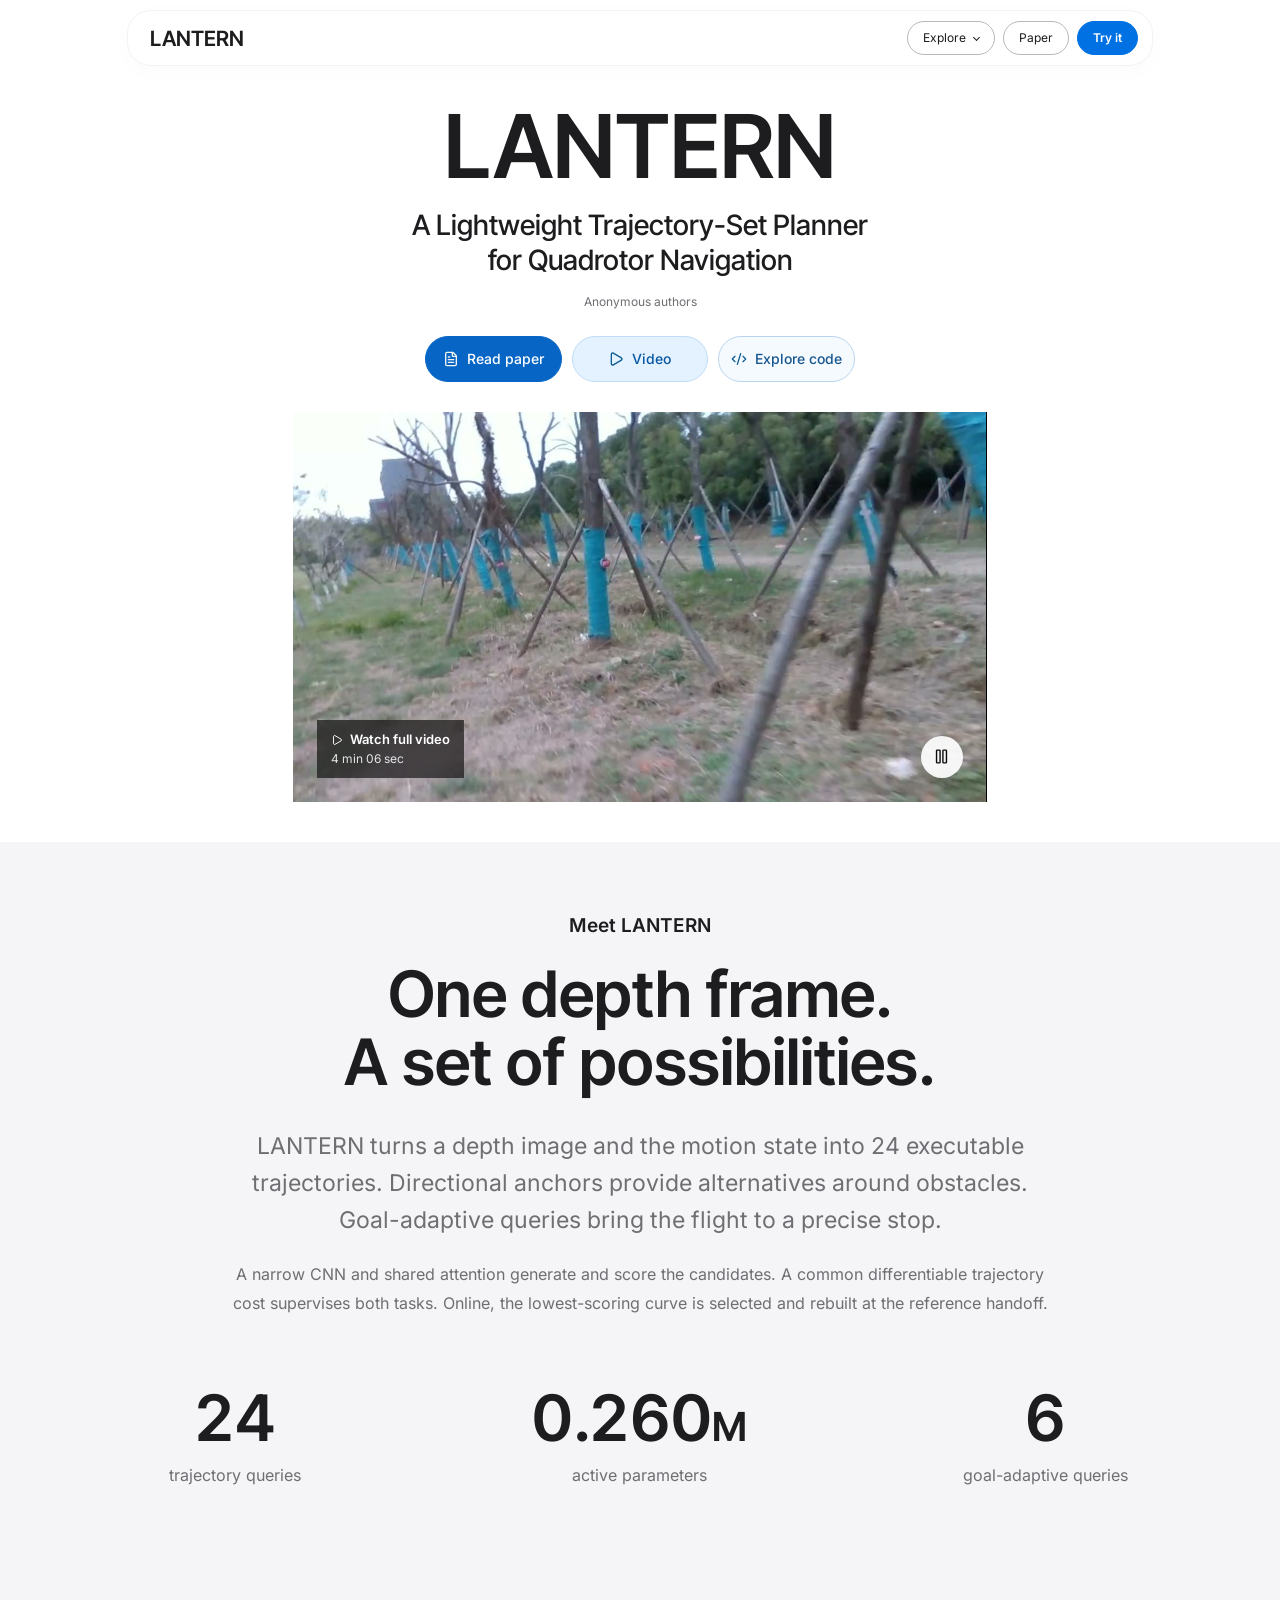
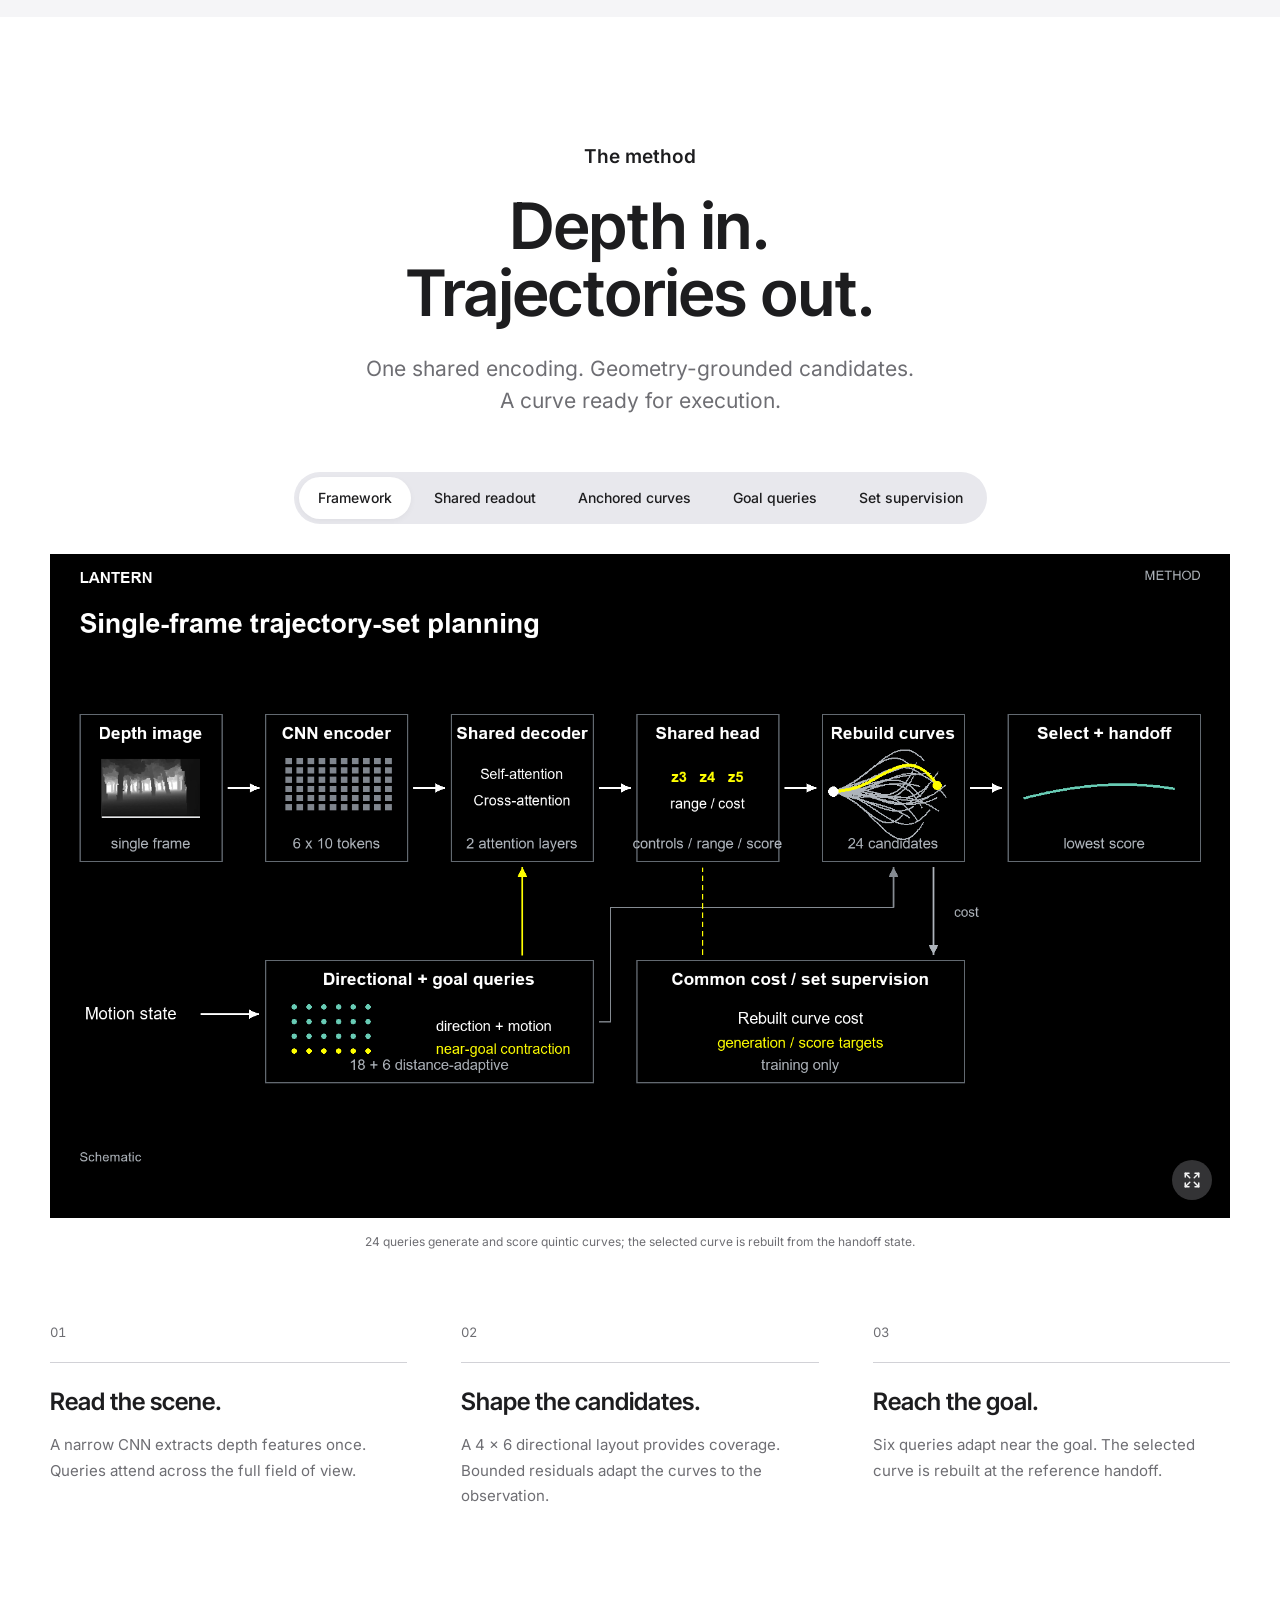
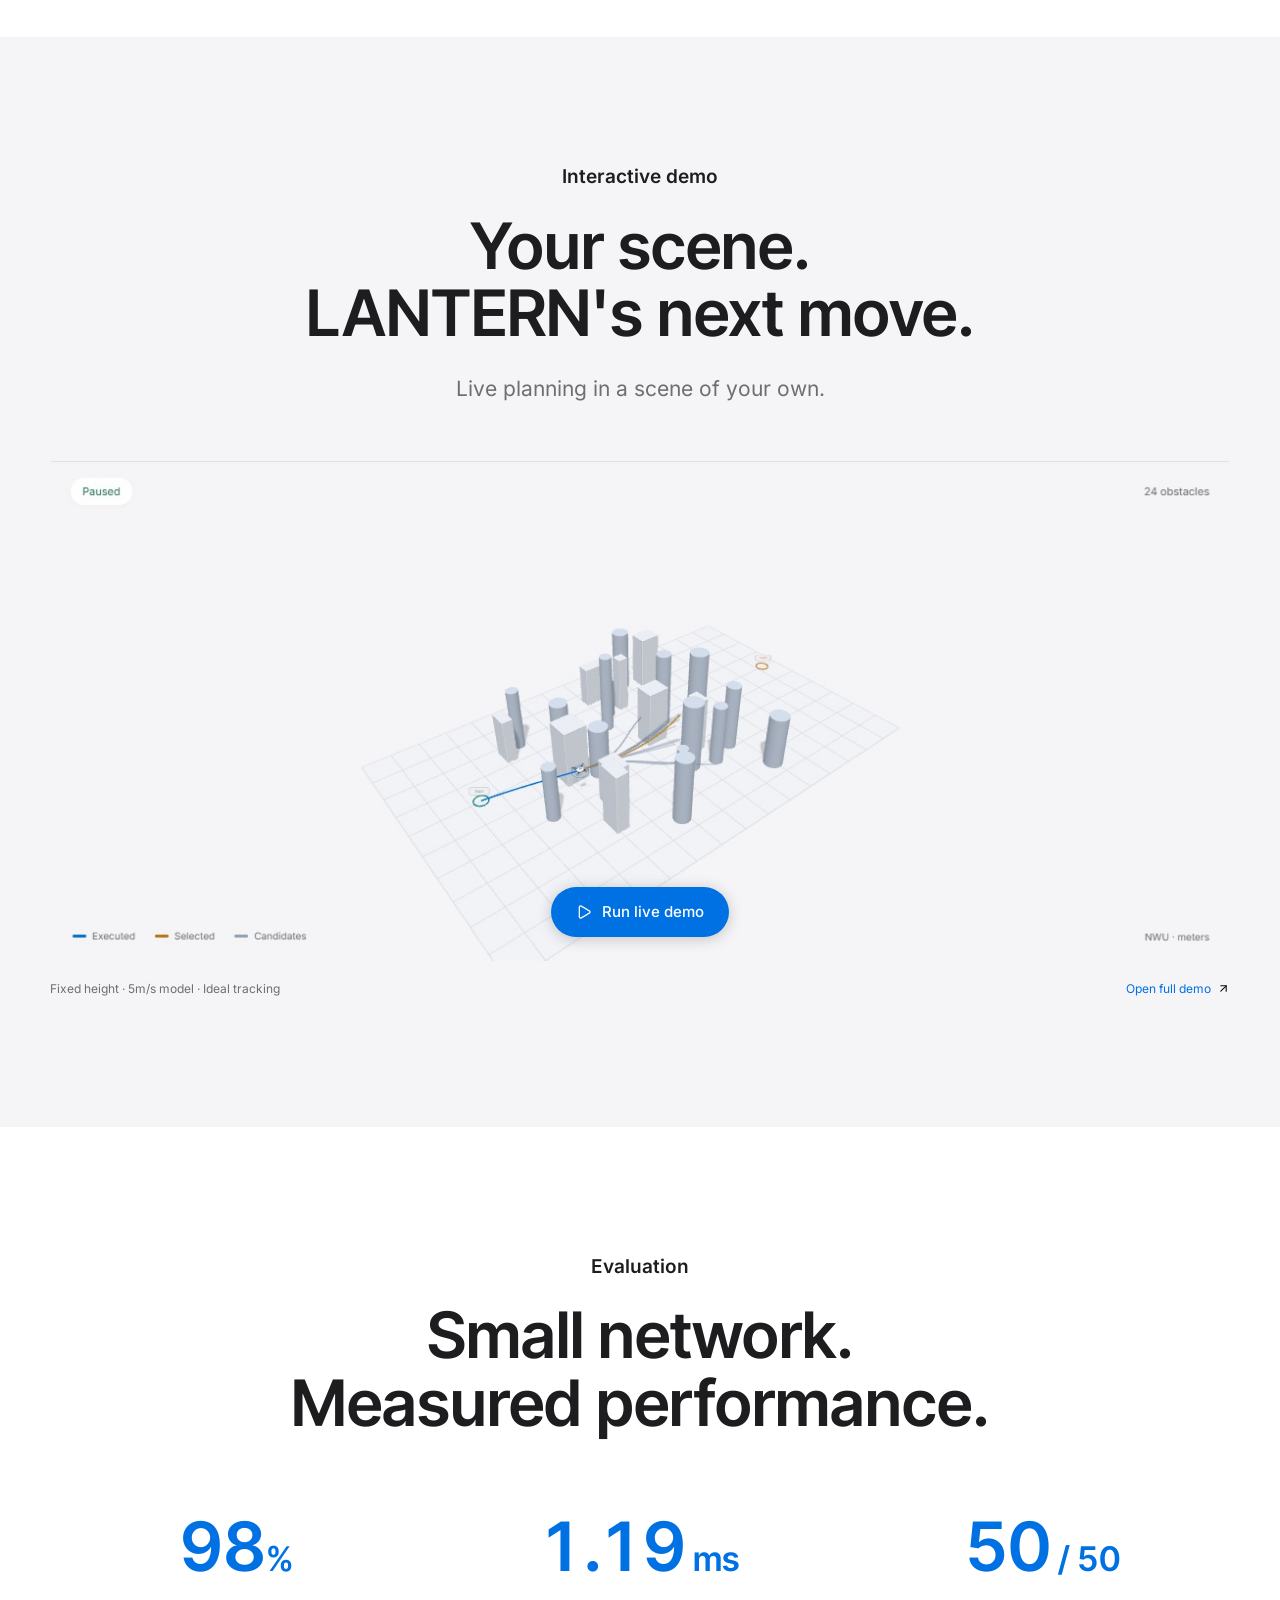
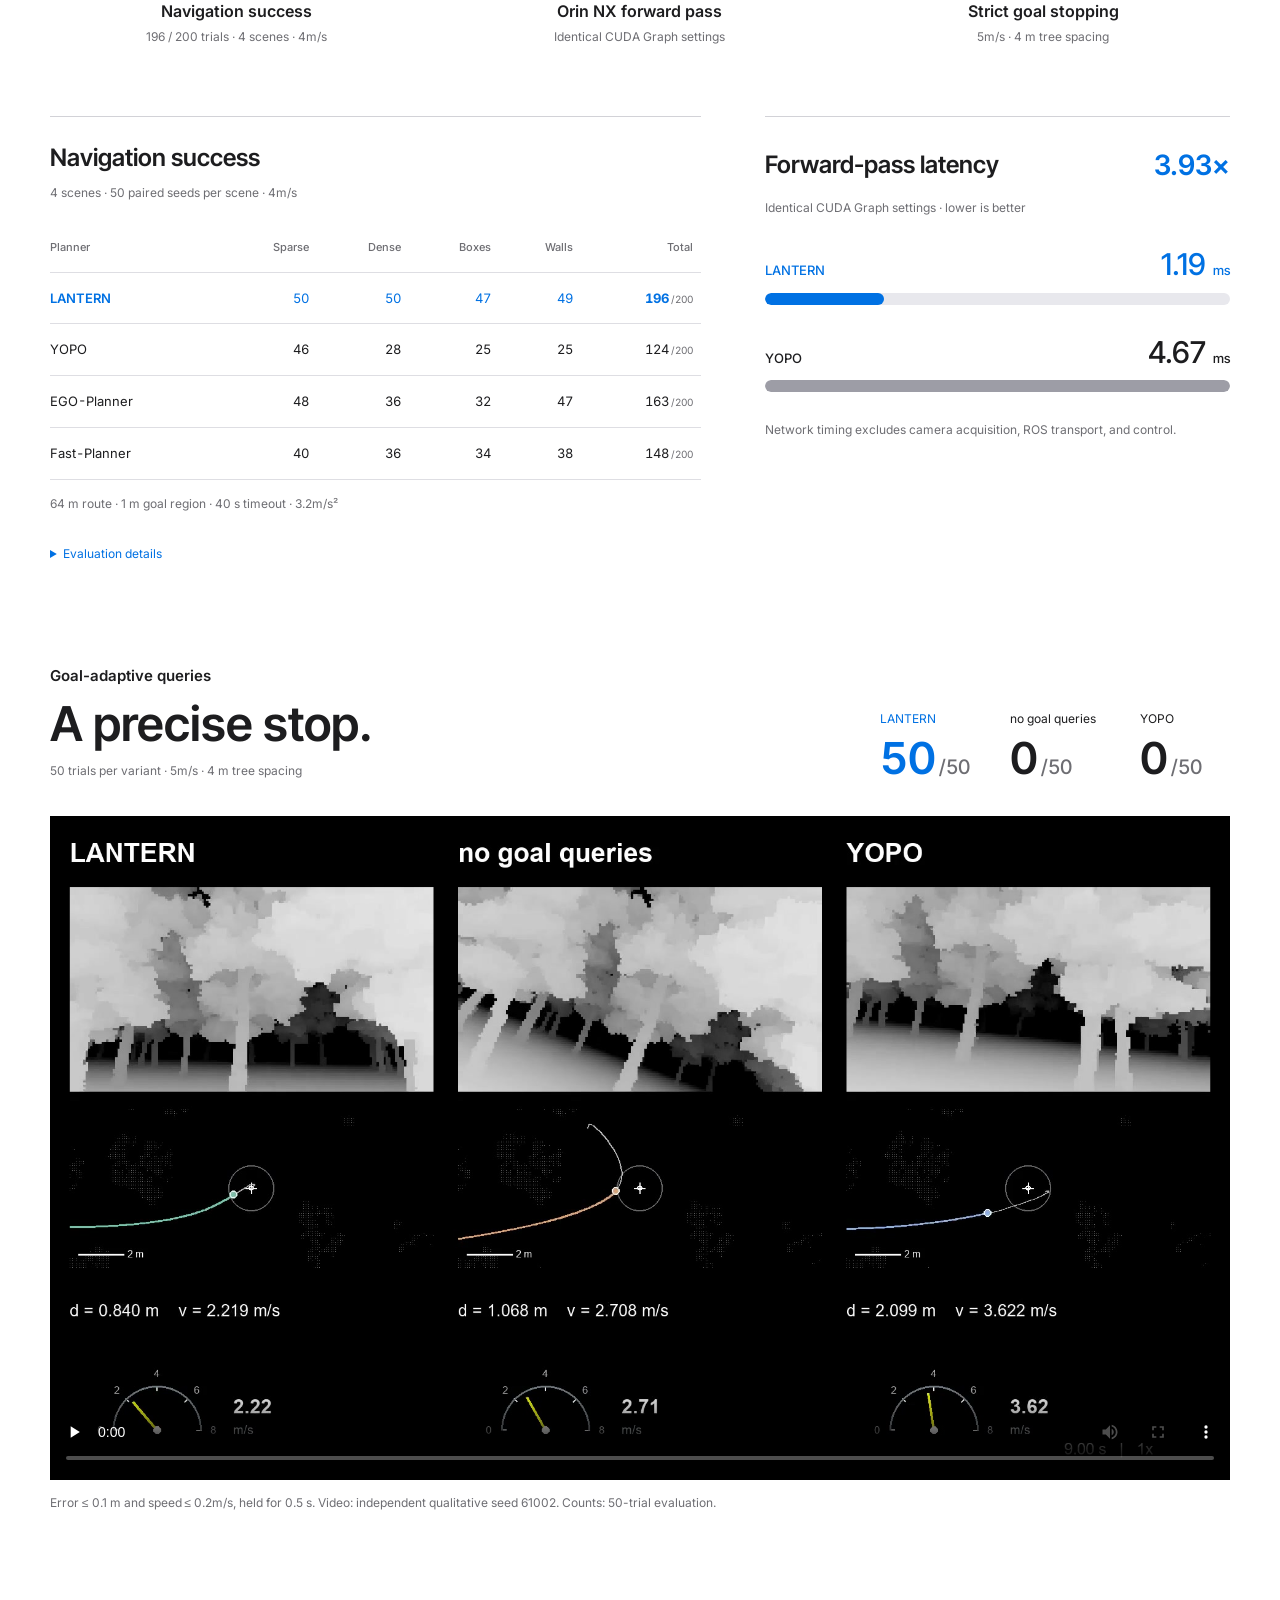
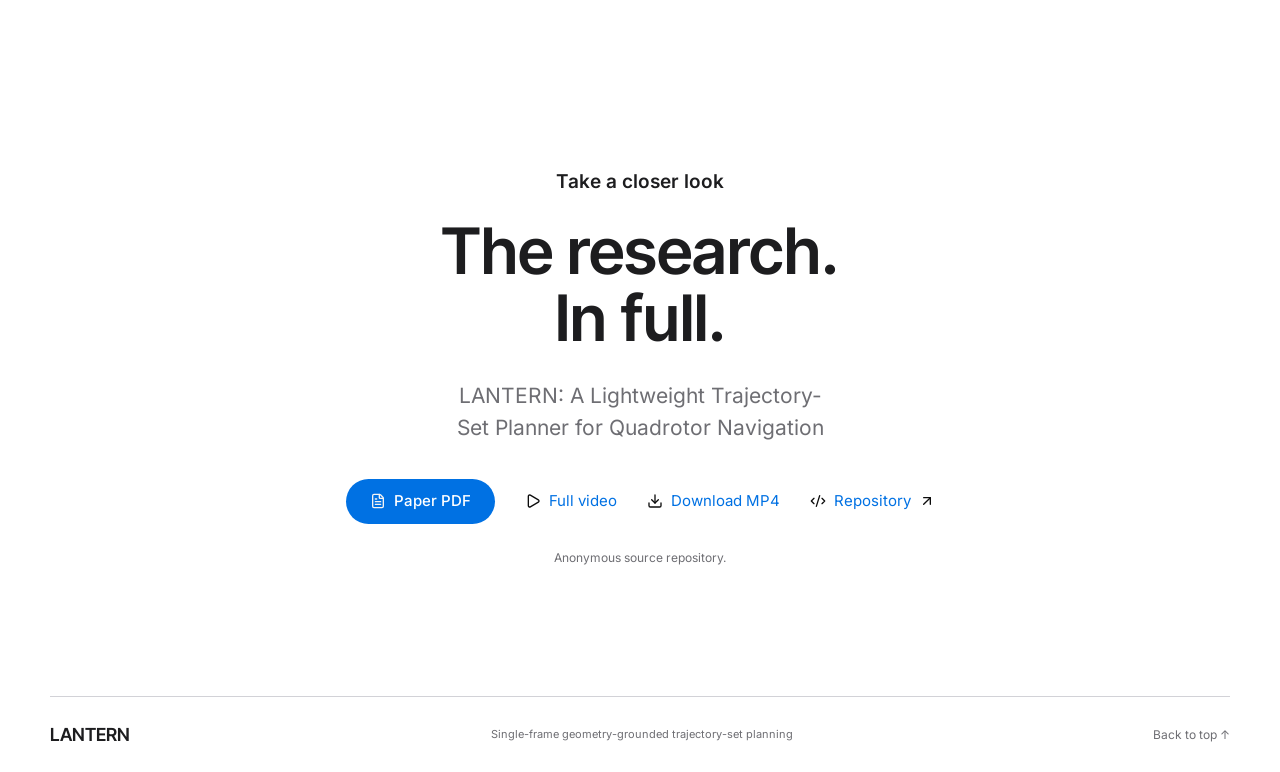
<file: index.html>
<!doctype html>
<html lang="en">
<head>
  <meta charset="utf-8">
  <meta name="viewport" content="width=device-width, initial-scale=1">
  <meta name="theme-color" content="#ffffff">
  <meta name="description" content="LANTERN: A Lightweight Trajectory-Set Planner for Quadrotor Navigation. Research overview, method, simulation and real-flight experiments, paper, code, and an interactive planner.">
  <meta property="og:title" content="LANTERN">
  <meta property="og:description" content="A Lightweight Trajectory-Set Planner for Quadrotor Navigation">
  <meta property="og:image" content="assets/method-overview.png">
  <title>LANTERN | A Lightweight Trajectory-Set Planner for Quadrotor Navigation</title>
  <link rel="icon" href="assets/favicon.png">
  <link rel="preload" href="assets/fonts/inter-tight-latin.woff2" as="font" type="font/woff2" crossorigin>
  <link rel="preload" href="assets/fonts/inter-latin.woff2" as="font" type="font/woff2" crossorigin>
  <link rel="stylesheet" href="assets/project-fonts.css?v=studio-20261114">
  <link rel="stylesheet" href="style.css?v=submission-blue-20261119">
  <script src="project.js?v=film-page-20261115" defer></script>
</head>
<body>
  <a class="skip-link" href="#main">Skip to content</a>
  <header class="site-header">
    <a class="wordmark" href="#" aria-label="LANTERN home">LANTERN</a>
    <nav aria-label="Main navigation">
      <details class="explore-menu">
        <summary>Explore <span class="chevron" aria-hidden="true"></span></summary>
        <div class="explore-links">
          <a href="#overview">Overview</a>
          <a href="#method">The method</a>
          <a href="#demo">Interactive demo</a>
          <a href="#results">Evaluation</a>
          <a href="video.html">Full video</a>
          <a href="#resources">Resources</a>
        </div>
      </details>
      <a class="nav-paper" href="assets/LANTERN_paper.pdf?v=paper-20261119-74c6b0fe5b61" target="_blank" rel="noopener">Paper</a>
      <a class="nav-try" href="#demo">Try it</a>
    </nav>
  </header>
  <main id="main">
    <section class="hero" aria-labelledby="project-title">
      <div class="paper-heading wrap">
        <h1 id="project-title">LANTERN</h1>
        <p class="paper-title">A Lightweight Trajectory-Set Planner<br> for Quadrotor Navigation</p>
        <p class="author-note">Anonymous authors</p>
        <div class="paper-actions" role="group" aria-label="Project resources">
          <a class="paper-action paper-action-paper" href="assets/LANTERN_paper.pdf?v=paper-20261119-74c6b0fe5b61" target="_blank" rel="noopener"><img src="assets/file-text.svg" alt="">Read paper</a>
          <a class="paper-action paper-action-video" href="video.html"><img src="assets/play.svg" alt="">Video</a>
          <a class="paper-action" href="https://anonymous.4open.science/r/LANTERN-4944/" target="_blank" rel="noopener"><img src="assets/code-xml.svg" alt="">Explore code</a>
        </div>
      </div>
      <div class="hero-media">
        <a class="hero-film-link" href="video.html" aria-label="Watch the full LANTERN research video">
          <video id="hero-video" muted loop playsinline preload="metadata" poster="assets/fpv-poster.jpg" aria-label="First-person outdoor quadrotor flight"><source src="assets/fpv.mp4" type="video/mp4"></video>
          <div class="hero-media-label"><span><img src="assets/play.svg" alt="">Watch full video</span><span>4 min 06 sec</span></div>
        </a>
        <button id="hero-playback" class="round-control" type="button" aria-label="Play first-person video" title="Play first-person video" hidden><img src="assets/play.svg" alt=""></button>
      </div>
    </section>
    <section class="section band" id="overview" aria-labelledby="abstract-heading">
      <div class="narrow overview-copy" data-reveal>
        <p class="eyebrow">Meet LANTERN</p>
        <h2 id="abstract-heading">One depth frame.<br>A set of possibilities.</h2>
        <p class="lead">LANTERN turns a depth image and the motion state into 24 executable trajectories. Directional anchors provide alternatives around obstacles. Goal-adaptive queries bring the flight to a precise stop.</p>
        <p class="overview-detail">A narrow CNN and shared attention generate and score the candidates. A common differentiable trajectory cost supervises both tasks. Online, the lowest-scoring curve is selected and rebuilt at the reference handoff.</p>
      </div>
      <div class="key-facts wrap" aria-label="Paper highlights" data-reveal>
        <div><b>24</b><span>trajectory queries</span></div>
        <div><b>0.260<span>M</span></b><span>active parameters</span></div>
        <div><b>6</b><span>goal-adaptive queries</span></div>
      </div>
    </section>

    <section class="section wrap" id="method" aria-labelledby="method-heading">
      <div class="method-content">
        <div class="section-heading" data-reveal><p class="eyebrow">The method</p><h2 id="method-heading">Depth in.<br>Trajectories out.</h2><p>One shared encoding. Geometry-grounded candidates.<br>A curve ready for execution.</p></div>
        <div class="tabs" role="tablist" aria-label="Method components">
          <button role="tab" id="tab-overview" aria-controls="method-panel" aria-selected="true" tabindex="0" data-method="overview">Framework</button>
          <button role="tab" id="tab-readout" aria-controls="method-panel" aria-selected="false" tabindex="-1" data-method="attention">Shared readout</button>
          <button role="tab" id="tab-avoidance" aria-controls="method-panel" aria-selected="false" tabindex="-1" data-method="anchors">Anchored curves</button>
          <button role="tab" id="tab-goal" aria-controls="method-panel" aria-selected="false" tabindex="-1" data-method="goal">Goal queries</button>
          <button role="tab" id="tab-training" aria-controls="method-panel" aria-selected="false" tabindex="-1" data-method="learning">Set supervision</button>
        </div>
        <div id="method-panel" role="tabpanel" aria-labelledby="tab-overview">
          <button class="figure-button" type="button" data-enlarge aria-label="Enlarge method figure">
            <img id="method-image" src="assets/method-overview.png" alt="LANTERN framework: depth encoder, shared query decoder, residual head, curve reconstruction, common-cost training, and reference handoff." width="1920" height="1080" loading="lazy">
            <span class="zoom-icon"><img src="assets/expand.svg" alt=""></span>
          </button>
          <p class="figure-caption method-caption" id="method-description" aria-live="polite">24 queries generate and score quintic curves; the selected curve is rebuilt from the handoff state.</p>
        </div>
        <div class="method-notes" data-reveal>
          <div><span class="step-number">01</span><h3>Read the scene.</h3><p>A narrow CNN extracts depth features once. Queries attend across the full field of view.</p></div>
          <div><span class="step-number">02</span><h3>Shape the candidates.</h3><p>A 4 × 6 directional layout provides coverage. Bounded residuals adapt the curves to the observation.</p></div>
          <div><span class="step-number">03</span><h3>Reach the goal.</h3><p>Six queries adapt near the goal. The selected curve is rebuilt at the reference handoff.</p></div>
        </div>
      </div>
    </section>

    <section class="section band" id="demo" aria-labelledby="demo-heading">
      <div class="wrap">
      <div class="section-heading" data-reveal><p class="eyebrow">Interactive demo</p><h2 id="demo-heading">Your scene.<br>LANTERN's next move.</h2><p>Live planning in a scene of your own.</p></div>
      <div class="demo-preview" id="demo-preview">
        <img src="assets/live-demo-preview.jpg?v=studio-demo-20261114" alt="A generated obstacle scene with live LANTERN candidate trajectories" width="1202" height="510" loading="lazy">
        <button class="launch-demo" id="launch-demo" type="button"><img src="assets/play.svg" alt="">Run live demo</button>
      </div>
      <iframe class="live-sandbox" id="live-sandbox" data-src="demo.html?embed=1&amp;v=demo-run-20261128" title="Live LANTERN planner with user-generated obstacles" hidden></iframe>
      <div class="demo-caption"><p>Fixed height · 5m/s model · Ideal tracking</p><div class="demo-links"><button id="close-demo" type="button" hidden>Close demo <img src="assets/x.svg" alt=""></button><a href="demo.html" target="_blank" rel="noopener">Open full demo <img src="assets/arrow-up-right.svg" alt=""></a></div></div>
      <noscript><p>The interactive planner requires JavaScript.</p></noscript>
      </div>
    </section>

    <section class="section" id="results" aria-labelledby="results-heading">
      <div class="wrap">
      <div class="section-heading" data-reveal><p class="eyebrow">Evaluation</p><h2 id="results-heading">Small network.<br>Measured performance.</h2></div>
      <div class="performance-highlights" data-reveal>
        <div><b>98<span>%</span></b><h3>Navigation success</h3><p>196 / 200 trials · 4 scenes · 4m/s</p></div>
        <div><b>1.19<span> ms</span></b><h3>Orin NX forward pass</h3><p>Identical CUDA Graph settings</p></div>
        <div><b>50<span> / 50</span></b><h3>Strict goal stopping</h3><p>5m/s · 4 m tree spacing</p></div>
      </div>
      <div class="results-grid">
        <div class="result-block">
          <h3>Navigation success</h3>
          <p class="small-note">4 scenes · 50 paired seeds per scene · 4m/s</p>
          <div class="table-scroll">
            <table>
              <caption class="sr-only">Successful navigation episodes, each scene has 50 trials</caption>
              <thead><tr><th scope="col">Planner</th><th scope="col">Sparse</th><th scope="col">Dense</th><th scope="col">Boxes</th><th scope="col">Walls</th><th scope="col">Total</th></tr></thead>
              <tbody>
                <tr class="ours"><th scope="row">LANTERN</th><td>50</td><td>50</td><td>47</td><td>49</td><td><b>196</b><span>/200</span></td></tr>
                <tr><th scope="row">YOPO</th><td>46</td><td>28</td><td>25</td><td>25</td><td>124<span>/200</span></td></tr>
                <tr><th scope="row">EGO-Planner</th><td>48</td><td>36</td><td>32</td><td>47</td><td>163<span>/200</span></td></tr>
                <tr><th scope="row">Fast-Planner</th><td>40</td><td>36</td><td>34</td><td>38</td><td>148<span>/200</span></td></tr>
              </tbody>
            </table>
          </div>
          <p class="figure-caption">64 m route · 1 m goal region · 40 s timeout · 3.2m/s²</p>
        </div>
        <div class="result-block latency-block">
          <div class="latency-heading"><h3>Forward-pass latency</h3><span><b>3.93×</b></span></div>
          <p class="small-note">Identical CUDA Graph settings · lower is better</p>
          <div class="latency-row ours"><div><b>LANTERN</b><strong>1.19 <span>ms</span></strong></div><div class="bar-track"><span class="bar" style="--bar-width:25.49%"></span></div></div>
          <div class="latency-row"><div><b>YOPO</b><strong>4.67 <span>ms</span></strong></div><div class="bar-track"><span class="bar" style="--bar-width:100%"></span></div></div>
          <p class="figure-caption">Network timing excludes camera acquisition, ROS transport, and control.</p>
        </div>
      </div>
      <details class="protocol-details"><summary>Evaluation details</summary><p>The 4m/s navigation counts, the 5m/s strict-stopping counts, and the 8m/s video examples use distinct protocols. The interactive demo uses publication weights with separate web terminal tuning at 5m/s and ideal tracking. Forward-pass timing comes from the registered compatibility instance; 0.260M denotes the active model after pruning unused branches. No new Orin timing of the pruned instance is reported here.</p></details>
      <div class="stopping" data-reveal>
        <div class="stopping-copy">
          <div><p class="eyebrow">Goal-adaptive queries</p><h3>A precise stop.</h3><p class="small-note">50 trials per variant · 5m/s · 4 m tree spacing</p></div>
          <dl class="stop-totals"><div class="ours"><dt>LANTERN</dt><dd>50<span>/50</span></dd></div><div><dt>no goal queries</dt><dd>0<span>/50</span></dd></div><div><dt>YOPO</dt><dd>0<span>/50</span></dd></div></dl>
        </div>
        <video class="wide-video" controls playsinline preload="none" poster="assets/stopping-poster.jpg" aria-label="Independent stopping comparison: LANTERN, no goal queries, and YOPO"><source src="assets/stopping.mp4" type="video/mp4"></video>
      </div>
      <p class="figure-caption">Error ≤ 0.1 m and speed ≤ 0.2m/s, held for 0.5 s. Video: independent qualitative seed 61002. Counts: 50-trial evaluation.</p>
      </div>
    </section>

    <section class="section resources wrap" id="resources" aria-labelledby="resources-heading">
      <p class="eyebrow">Take a closer look</p>
      <h2 id="resources-heading">The research.<br>In full.</h2>
      <p>LANTERN: A Lightweight Trajectory-Set Planner for Quadrotor Navigation</p>
      <div class="resource-links">
        <a class="primary" href="assets/LANTERN_paper.pdf?v=paper-20261119-74c6b0fe5b61" target="_blank" rel="noopener"><img src="assets/file-text.svg" alt="">Paper PDF</a>
        <a href="video.html"><img src="assets/play.svg" alt="">Full video</a>
        <a href="assets/LANTERN_video.mp4?v=arrival-cut-v13-20261113" download><img src="assets/download.svg" alt="">Download MP4</a>
        <a href="https://anonymous.4open.science/r/LANTERN-4944/" target="_blank" rel="noopener"><img src="assets/code-xml.svg" alt="">Repository <img src="assets/arrow-up-right.svg" alt=""></a>
      </div>
      <p class="figure-caption">Anonymous source repository.</p>
    </section>
  </main>
  <footer class="wrap"><a href="#" class="wordmark">LANTERN</a><p>Single-frame geometry-grounded trajectory-set planning</p><a href="#main" class="back-top">Back to top <span aria-hidden="true">↑</span></a></footer>
  <dialog id="figure-dialog" aria-label="Method figure"><button class="icon-button dialog-close" type="button" aria-label="Close enlarged figure" title="Close enlarged figure"><img src="assets/x.svg" alt=""></button><img id="enlarged-image" alt=""></dialog>
</body>
</html>
</file>
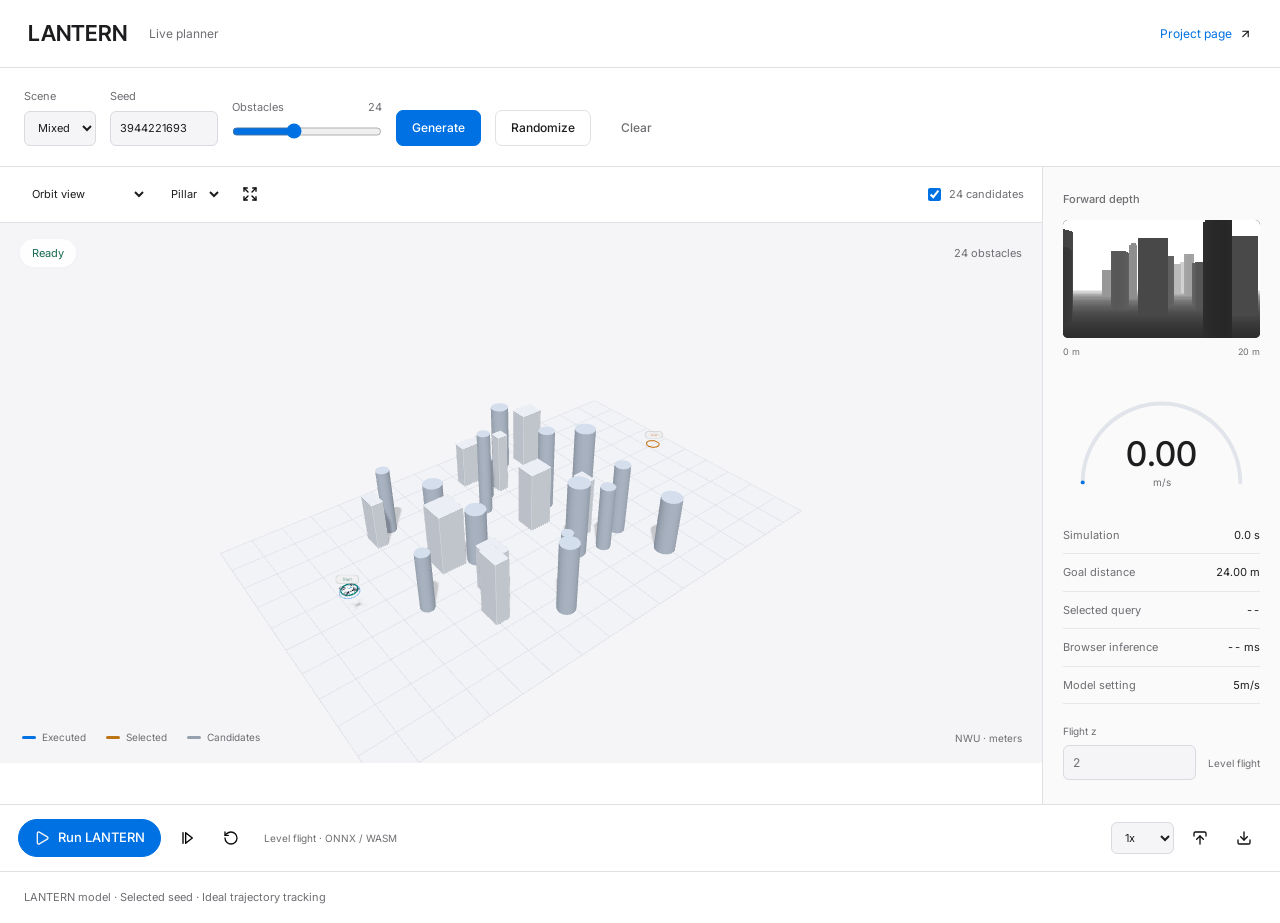
<file: demo.html>
<!doctype html>
<html lang="en">
<head>
  <meta charset="utf-8">
  <meta name="viewport" content="width=device-width, initial-scale=1">
  <meta name="theme-color" content="#f5f5f7">
  <title>LANTERN | Live Planner</title>
  <link rel="icon" href="assets/favicon.png">
  <link rel="preload" href="assets/fonts/inter-latin.woff2" as="font" type="font/woff2" crossorigin>
  <link rel="stylesheet" href="assets/project-fonts.css?v=studio-20261114">
  <link rel="stylesheet" href="demo.css?v=studio-demo-20261114">
  <script type="importmap">{"imports":{"three":"./assets/vendor/three.module.js"}}</script>
  <script src="demo.js?v=demo-run-20261128" type="module"></script>
</head>
<body>
  <header class="demo-header">
    <a href="index.html" target="_top">LANTERN</a>
    <span>Live planner</span>
    <a class="project-link" href="index.html#demo" target="_top">Project page <img src="assets/arrow-up-right.svg" alt=""></a>
  </header>
  <main class="sandbox">
    <div class="generator">
      <label>Scene<select id="scene-kind"><option value="pillar">Pillars</option><option value="box">Boxes</option><option value="wall">Walls</option><option value="mixed" selected>Mixed</option></select></label>
      <label class="seed-field">Seed<input id="scene-seed" type="number" min="0" max="4294967295" step="1" value="42"></label>
      <label class="count-field">Obstacles <output id="count-label" for="obstacle-count">24</output><input id="obstacle-count" type="range" min="0" max="60" step="1" value="24"></label>
      <button type="button" id="generate">Generate</button>
      <button type="button" id="randomize" title="Choose a seed screened by actual arrival and stopping" disabled>Randomize</button>
      <button type="button" id="clear">Clear</button>
    </div>
    <div class="workspace">
      <div class="scene-column">
        <div class="editor-bar">
          <label class="mode-field"><span class="sr-only">Edit mode</span><select id="edit-mode" aria-label="Edit mode"><option value="orbit">Orbit view</option><option value="add">Add obstacle</option><option value="move">Move object</option><option value="erase">Remove obstacle</option><option value="start">Set start</option><option value="goal">Set goal</option></select></label>
          <label id="shape-field"><span class="sr-only">Obstacle shape</span><select id="obstacle-shape" aria-label="Obstacle shape"><option value="pillar">Pillar</option><option value="box">Box</option><option value="wall">Wall</option></select></label>
          <button type="button" class="icon-button" id="top-view" aria-label="Top view" title="Top view"><img src="assets/expand.svg" alt=""></button>
          <label class="candidate-toggle"><input type="checkbox" id="show-candidates" checked>24 candidates</label>
        </div>
        <div id="viewport" aria-label="Editable obstacle scene" role="region">
          <div class="scene-label"><span id="run-status" role="status" aria-live="polite">Loading model...</span><span id="obstacle-total">24 obstacles</span></div>
          <div class="scene-legend"><span><i class="executed"></i>Executed</span><span><i class="selected"></i>Selected</span><span><i class="gray"></i>Candidates</span></div>
          <div class="axis-label">NWU · meters</div>
          <div class="scene-error" id="scene-error" role="alert" hidden></div>
        </div>
      </div>
      <aside>
        <div class="depth-section"><h2>Forward depth</h2><canvas id="depth" width="160" height="96" aria-label="Depth rendered from the current generated scene" role="img"></canvas><div class="depth-scale"><span>0 m</span><span>20 m</span></div></div>
        <div class="telemetry">
          <div class="speed-meter"><svg viewBox="0 0 200 118" aria-hidden="true"><path class="gauge-track" d="M 20 100 A 80 80 0 0 1 180 100"/><path id="speed-arc" d="M 20 100 A 80 80 0 0 1 180 100" pathLength="100"/></svg><p><strong id="speed">0.00</strong><span>m/s</span></p></div>
          <dl><div><dt>Simulation</dt><dd><span id="sim-time">0.0</span> s</dd></div><div><dt>Goal distance</dt><dd><span id="goal-distance">24.00</span> m</dd></div><div><dt>Selected query</dt><dd id="selected-query">--</dd></div><div><dt>Browser inference</dt><dd><span id="inference-ms">--</span> ms</dd></div><div><dt>Model setting</dt><dd>5m/s</dd></div></dl>
        </div>
        <div class="height-fields"><label>Flight z<input id="flight-height" type="number" min=".5" max="2.5" step=".1" value="2"></label><span>Level flight</span></div>
      </aside>
    </div>
    <div class="run-bar">
      <button class="run-button" id="run" type="button" disabled><img src="assets/play.svg" alt=""><span>Run LANTERN</span></button>
      <button type="button" class="icon-button" id="step" aria-label="Advance one planning step" title="Advance one planning step" disabled><img src="assets/step-forward.svg" alt=""></button>
      <button type="button" class="icon-button" id="reset" aria-label="Reset run" title="Reset run"><img src="assets/rotate-ccw.svg" alt=""></button>
      <span class="model-label" id="model-label">Model loading</span>
      <label class="rate-field"><span class="sr-only">Simulation rate</span><select id="simulation-rate" aria-label="Simulation rate"><option value=".5">0.5x</option><option value="1" selected>1x</option><option value="2">2x</option></select></label>
      <button type="button" class="icon-button" id="import" aria-label="Import scene" title="Import scene"><img class="upload-icon" src="assets/download.svg" alt=""></button>
      <input id="scene-file" type="file" accept=".json,application/json" hidden>
      <button type="button" class="icon-button" id="export" aria-label="Download scene and run" title="Download scene and run"><img src="assets/download.svg" alt=""></button>
    </div>
  </main>
  <p class="sandbox-note">LANTERN model · <span id="scene-selection">Custom scene</span> · Ideal trajectory tracking</p>
  <noscript>JavaScript is required to run the planner.</noscript>
</body>
</html>
</file>
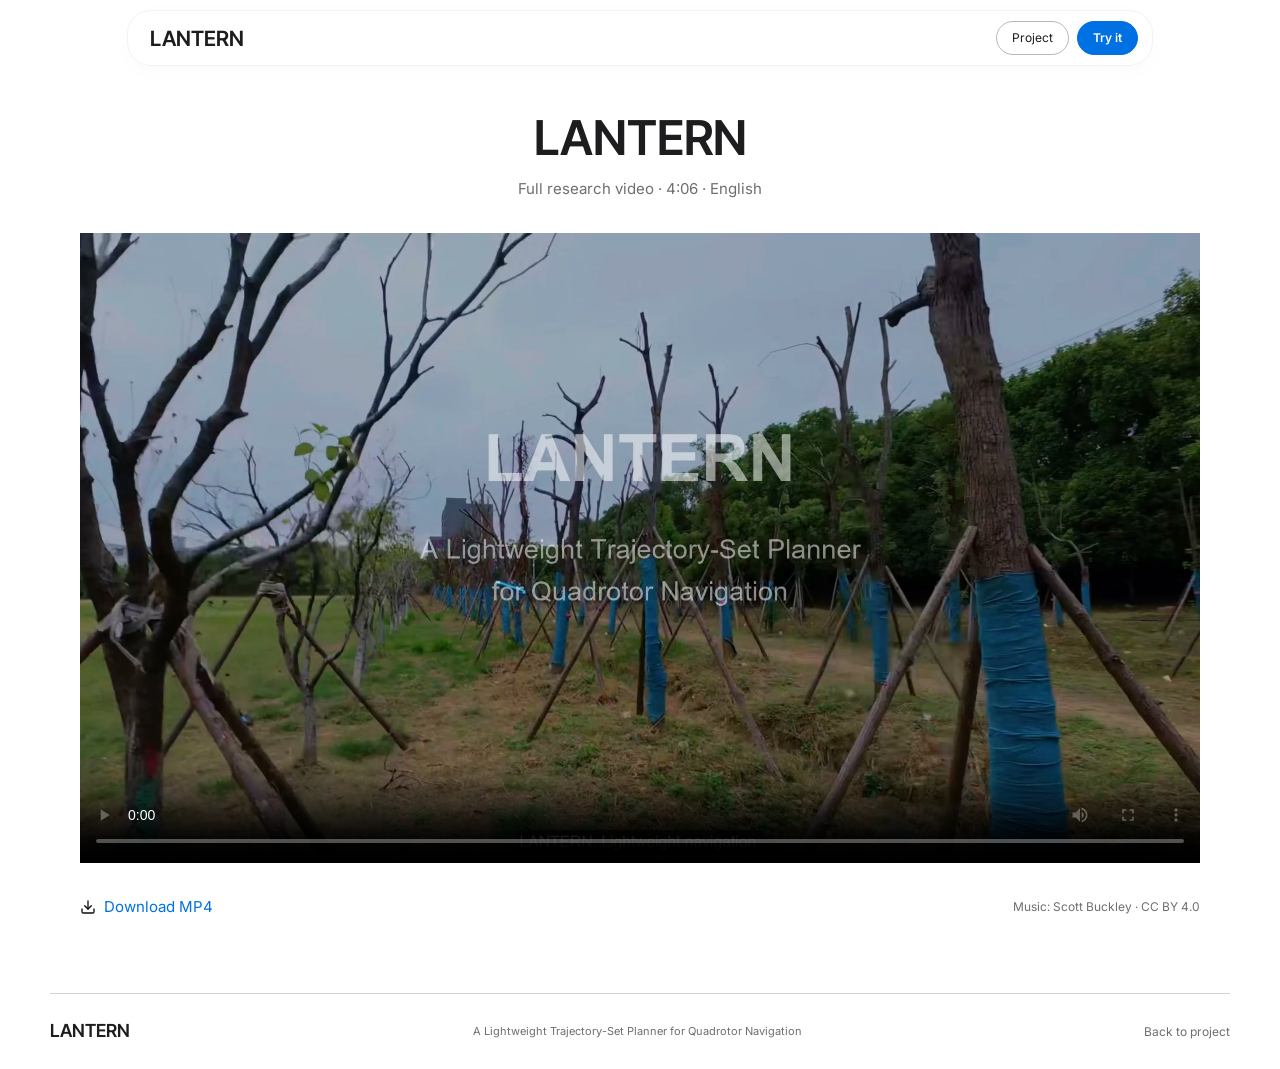
<file: video.html>
<!doctype html>
<html lang="en">
<head>
  <meta charset="utf-8">
  <meta name="viewport" content="width=device-width, initial-scale=1">
  <meta name="theme-color" content="#ffffff">
  <meta name="description" content="Watch the complete LANTERN research video: method, simulation comparisons, and indoor and outdoor quadrotor experiments.">
  <meta property="og:title" content="LANTERN | Full Video">
  <meta property="og:description" content="A Lightweight Trajectory-Set Planner for Quadrotor Navigation">
  <meta property="og:image" content="assets/film-poster.jpg?v=arrival-cut-v13-20261113">
  <title>LANTERN | Full Video</title>
  <link rel="icon" href="assets/favicon.png">
  <link rel="preload" href="assets/fonts/inter-tight-latin.woff2" as="font" type="font/woff2" crossorigin>
  <link rel="preload" href="assets/fonts/inter-latin.woff2" as="font" type="font/woff2" crossorigin>
  <link rel="stylesheet" href="assets/project-fonts.css?v=studio-20261114">
  <link rel="stylesheet" href="style.css?v=demo-first-20261115">
</head>
<body>
  <a class="skip-link" href="#main">Skip to content</a>
  <header class="site-header">
    <a class="wordmark" href="./" aria-label="LANTERN home">LANTERN</a>
    <nav aria-label="Main navigation">
      <a href="./">Project</a>
      <a class="nav-try" href="./#demo">Try it</a>
    </nav>
  </header>
  <main id="main" class="film-page">
    <div class="film-heading wrap">
      <h1>LANTERN</h1>
      <p>Full research video &middot; 4:06 &middot; English</p>
    </div>
    <div class="film-stage">
      <video id="full-video" class="wide-video" controls playsinline preload="metadata"
        poster="assets/film-poster.jpg?v=arrival-cut-v13-20261113"
        aria-label="Complete LANTERN research video with English narration and subtitles">
        <source src="assets/LANTERN_video.mp4?v=arrival-cut-v13-20261113" type="video/mp4">
        <a href="assets/LANTERN_video.mp4?v=arrival-cut-v13-20261113">Download the full video</a>.
      </video>
      <div class="film-downloads">
        <div class="resource-links" aria-label="Video downloads">
          <a href="assets/LANTERN_video.mp4?v=arrival-cut-v13-20261113" download><img src="assets/download.svg" alt="">Download MP4</a>
        </div>
        <a class="film-credit" href="assets/Music-credit.txt" target="_blank" rel="noopener">Music: Scott Buckley &middot; CC BY 4.0</a>
      </div>
    </div>
  </main>
  <footer class="wrap">
    <a href="./" class="wordmark">LANTERN</a>
    <p>A Lightweight Trajectory-Set Planner for Quadrotor Navigation</p>
    <a href="./" class="back-top">Back to project</a>
  </footer>
</body>
</html>
</file>
<file: assets/project-fonts.css>
@font-face {
  font-family: "Inter";
  font-style: normal;
  font-weight: 400 700;
  font-display: swap;
  src: url("fonts/inter-latin.woff2") format("woff2");
}
@font-face {
  font-family: "Inter Tight";
  font-style: normal;
  font-weight: 500 700;
  font-display: swap;
  src: url("fonts/inter-tight-latin.woff2") format("woff2");
}
</file>
<file: style.css>
:root {
  color-scheme: light;
  --ink: #1d1d1f;
  --muted: #6e6e73;
  --line: #d2d2d7;
  --band: #f5f5f7;
  --fill: #e8e8ed;
  --blue: #0071e3;
  --display: "Inter Tight", "Helvetica Neue", sans-serif;
}
* { box-sizing: border-box; letter-spacing: 0; }
[hidden] { display: none !important; }
html { scroll-behavior: smooth; scroll-padding-top: 100px; }
body { margin: 0; background: #fff; color: var(--ink); font: 16px/1.6 "Inter", "Helvetica Neue", sans-serif; -webkit-font-smoothing: antialiased; }
::selection { background: #d6e9ff; color: #102b49; }
a { color: inherit; text-decoration: none; }
button, select { font: inherit; color: inherit; }
button, a, summary { -webkit-tap-highlight-color: transparent; touch-action: manipulation; }
button, summary { cursor: pointer; }
:focus-visible { outline: 3px solid #0071e3; outline-offset: 5px; }
button:disabled { cursor: default; }
img { max-width: 100%; display: block; }
video { display: block; max-width: 100%; background: #000; }
h1, h2, h3, p { margin: 0; }
h1, h2, h3, .wordmark, .key-facts b, .performance-highlights b, .stop-totals dd { font-family: var(--display); font-weight: 600; }
h2 { font-size: 64px; line-height: 1.06; text-wrap: balance; }
h3 { font-size: 24px; line-height: 1.25; }
.wrap { width: min(1200px, calc(100% - 100px)); margin-inline: auto; }
.narrow { width: min(830px, calc(100% - 100px)); margin-inline: auto; }
.section { padding-block: 128px; }
.band { background: var(--band); }
.eyebrow { margin-bottom: 22px; font-size: 19px; line-height: 1.3; font-weight: 600; }
.section-heading { text-align: center; margin-bottom: 56px; }
.section-heading > p:not(.eyebrow) { max-width: 680px; margin: 26px auto 0; color: var(--muted); font-size: 21px; line-height: 1.5; text-wrap: balance; }
.primary { display: inline-flex; justify-content: center; align-items: center; gap: 9px; min-height: 46px; padding: 11px 24px; border: 0; border-radius: 999px; background: var(--blue); color: #fff; font-size: 16px; font-weight: 500; line-height: 1.5; transition: background .2s; }
.primary:hover, .nav-try:hover { background: #0077ed; }
.primary img { width: 17px; height: 17px; }
.text-link { display: inline-flex; align-items: center; gap: 7px; color: var(--blue); }
.text-link:hover, .back-top:hover { text-decoration: underline; text-underline-offset: 4px; }
.text-link img { width: 16px; height: 16px; filter: invert(1); }

/* Keep navigation compact and leave the research the full page. */
.site-header { position: fixed; z-index: 10; top: 10px; left: 50%; transform: translateX(-50%); width: min(1026px, calc(100% - 32px)); height: 56px; display: flex; align-items: center; justify-content: space-between; gap: 24px; padding: 0 14px 0 22px; border: 1px solid #0000000d; border-radius: 24px; background: #ffffffdf; backdrop-filter: blur(20px) saturate(170%); -webkit-backdrop-filter: blur(20px) saturate(170%); box-shadow: 0 5px 24px #00000005; }
.wordmark { font-size: 21px; line-height: 1; }
nav { display: flex; align-items: center; gap: 8px; font-size: 12px; line-height: 1.3; }
nav > a, .explore-menu summary { display: flex; align-items: center; justify-content: center; gap: 8px; height: 34px; padding: 0 15px; border: 1px solid #b7b7bd; border-radius: 999px; }
.nav-try { color: #fff; background: var(--blue); border-color: var(--blue); font-weight: 600; }
.explore-menu summary { list-style: none; }
.explore-menu summary::-webkit-details-marker { display: none; }
.chevron { width: 5px; height: 5px; border-right: 1px solid currentColor; border-bottom: 1px solid currentColor; transform: translateY(-1px) rotate(45deg); transition: transform .2s; }
.explore-menu[open] .chevron { transform: translateY(2px) rotate(225deg); }
.explore-links { position: absolute; right: 14px; top: 65px; width: 250px; padding: 10px; border: 1px solid #0000000d; border-radius: 8px; background: #fff; box-shadow: 0 14px 50px #00000012; }
.explore-links a { display: flex; align-items: center; min-height: 44px; padding: 8px 14px; border-radius: 5px; font-size: 15px; }
.explore-links a:hover, .explore-links a[aria-current="location"] { background: var(--band); color: var(--blue); }

.hero { padding-top: 100px; padding-bottom: 40px; }
.paper-heading { text-align: center; }
h1 { font-size: 88px; line-height: 1.05; font-weight: 600; }
.paper-title { margin: 16px auto 0; font-family: var(--display); font-size: 28px; line-height: 1.25; font-weight: 500; text-wrap: balance; }
.author-note { margin-top: 14px; font-size: 12px; color: var(--muted); }
.paper-actions { display: grid; grid-template-columns: repeat(3, minmax(0, 1fr)); gap: 10px; width: min(100%, 430px); margin: 24px auto 0; }
.paper-action {
  display: flex;
  align-items: center;
  justify-content: center;
  gap: 8px;
  min-height: 46px;
  padding: 8px 6px;
  border: 1px solid #bad4ed;
  border-radius: 999px;
  background: #f5faff;
  color: #17568e;
  font-size: 14px;
  font-weight: 500;
  line-height: 1.25;
  transition: background .2s, border-color .2s;
}
.paper-action img { width: 16px; height: 16px; flex: none; filter: brightness(0) saturate(100%) invert(27%) sepia(58%) saturate(1051%) hue-rotate(169deg); }
.paper-action:hover { background: #e6f2ff; border-color: #8ab8e3; }
.paper-action-paper { background: #0766c5; border-color: #0766c5; color: #fff; }
.paper-action-paper img { filter: none; }
.paper-action-paper:hover { background: #0055ac; border-color: #0055ac; }
.paper-action-video { background: #e4f1ff; border-color: #c0dcf8; color: #0758a3; }
.paper-action-video:hover { background: #cfe7ff; border-color: #9dc8ef; }
.hero-media { position: relative; width: min(960px, calc(100% - 100px)); margin: 30px auto 0; background: #000; }
.hero-film-link { display: block; }
#hero-video { width: 100%; aspect-ratio: 16/9; object-fit: contain; }
.hero-media-label { position: absolute; left: 24px; bottom: 24px; display: flex; flex-direction: column; padding: 10px 14px; background: #0009; color: #fff; font-size: 13px; line-height: 1.5; backdrop-filter: blur(10px); }
.hero-media-label span:first-child { display: flex; align-items: center; gap: 7px; font-weight: 600; }
.hero-media-label img { width: 12px; height: 12px; }
.hero-media-label span:last-child { color: #e4e4e8; font-size: 12px; }
.round-control { width: 42px; height: 42px; border: 0; border-radius: 50%; background: #ffffffeb; display: grid; place-items: center; }
.round-control img { width: 17px; height: 17px; filter: invert(1); }
#hero-playback { position: absolute; right: 24px; bottom: 24px; }
#hero-playback:hover { background: #fff; }
.overview-copy { text-align: center; }
#overview { padding-top: 72px; }
.lead { color: var(--muted); font-size: 23px; line-height: 1.6; margin-top: 32px; text-wrap: pretty; }
.overview-detail { color: var(--muted); font-size: 16px; line-height: 1.8; margin-top: 22px; }
.key-facts { display: grid; grid-template-columns: repeat(3, minmax(0, 1fr)); gap: 36px; margin-top: 65px; text-align: center; }
.key-facts > div { display: flex; flex-direction: column; gap: 10px; }
.key-facts b { font-size: 64px; line-height: 1.1; font-variant-numeric: tabular-nums; }
.key-facts b span { font-size: 40px; }
.key-facts > div > span { font-size: 16px; color: var(--muted); }
.tabs { display: flex; width: fit-content; max-width: 100%; align-items: stretch; gap: 4px; padding: 5px; margin: 0 auto 30px; border-radius: 999px; background: var(--fill); overflow-x: auto; scrollbar-width: thin; }
.tabs button { flex-shrink: 0; background: transparent; border: 0; border-radius: 999px; padding: 11px 19px; font-size: 14px; font-weight: 500; white-space: nowrap; line-height: 1.4; transition: background .2s, color .2s; }
.tabs button[aria-selected="true"] { background: #fff; color: var(--ink); box-shadow: 0 2px 6px #0000000b; }
.tabs button:hover { color: var(--blue); }
.tabs button:focus-visible { outline-offset: -3px; }
.figure-button { position: relative; width: 100%; aspect-ratio: 16/9; display: block; padding: 0; border: 0; background: #000; }
.figure-button > img { width: 100%; height: 100%; object-fit: contain; }
.zoom-icon { position: absolute; right: 18px; bottom: 18px; display: grid; place-items: center; width: 40px; height: 40px; background: #333335; border-radius: 50%; }
.zoom-icon img { width: 18px; height: 18px; }
.figure-caption { margin-top: 14px; color: var(--muted); font-size: 12px; line-height: 1.7; }
.method-caption { min-height: 42px; text-align: center; }
.method-notes { display: grid; grid-template-columns: repeat(3, minmax(0, 1fr)); gap: 54px; margin-top: 48px; }
.step-number { display: block; padding-bottom: 20px; margin-bottom: 24px; border-bottom: 1px solid var(--line); color: var(--muted); font-size: 13px; font-variant-numeric: tabular-nums; }
.method-notes p { color: var(--muted); font-size: 15px; line-height: 1.7; margin-top: 15px; }
.performance-highlights { display: grid; grid-template-columns: repeat(3, minmax(0, 1fr)); gap: 30px; margin: 72px 0 70px; text-align: center; }
.performance-highlights b { display: block; color: var(--blue); font-size: 68px; line-height: 1.1; white-space: nowrap; font-variant-numeric: tabular-nums; }
.performance-highlights b span { font-size: 34px; }
.performance-highlights h3 { font: 600 16px/1.5 "Inter", sans-serif; margin-top: 15px; }
.performance-highlights p { font-size: 12px; color: var(--muted); margin-top: 4px; }
.results-grid { display: grid; grid-template-columns: 1.4fr 1fr; gap: 64px; }
.result-block { min-width: 0; padding-top: 26px; border-top: 1px solid var(--line); }
.small-note { margin-top: 10px; color: var(--muted); font-size: 12px; }
.table-scroll { overflow-x: auto; margin-top: 22px; }
table { width: 100%; border-collapse: collapse; font-size: 13px; font-variant-numeric: tabular-nums; text-align: right; white-space: nowrap; }
th, td { padding: 15px 8px; border-bottom: 1px solid #dedee3; }
th:first-child { padding-left: 0; text-align: left; }
thead th { color: var(--muted); font-size: 11px; font-weight: 500; }
tbody th { font-weight: 400; }
tbody .ours th { font-weight: 600; }
td > span { margin-left: 2px; font-size: 10px; color: var(--muted); }
.ours { color: var(--blue); }
.latency-heading { display: flex; align-items: center; justify-content: space-between; gap: 15px; }
.latency-heading b { font-family: var(--display); color: var(--blue); font-size: 28px; font-weight: 600; }
.latency-row { margin-top: 32px; }
.latency-row > div:first-child { display: flex; justify-content: space-between; align-items: baseline; gap: 12px; margin-bottom: 12px; }
.latency-row b { font-size: 13px; font-weight: 500; }
.latency-row strong { font-family: var(--display); font-size: 30px; font-weight: 500; line-height: 1; }
.latency-row strong span { font-size: 13px; }
.bar-track { height: 12px; background: var(--fill); overflow: hidden; border-radius: 6px; }
.bar { display: block; width: var(--bar-width); height: 100%; background: #9d9da6; border-radius: inherit; }
.ours .bar { background: var(--blue); }
.latency-block > .figure-caption { margin-top: 28px; }
.protocol-details { font-size: 12px; color: var(--muted); margin-top: 30px; }
.protocol-details summary { width: fit-content; min-height: 32px; color: var(--blue); }
.protocol-details p { max-width: 900px; line-height: 1.8; margin-top: 12px; }
.stopping { margin-top: 90px; }
.stopping-copy { display: flex; align-items: flex-end; justify-content: space-between; gap: 40px; margin-bottom: 36px; }
.stopping-copy .eyebrow { font-size: 15px; margin-bottom: 12px; }
.stopping-copy h3 { font-size: 48px; line-height: 1.1; }
.stop-totals { display: grid; grid-template-columns: repeat(3, minmax(0, 1fr)); gap: 40px; margin: 0; }
.stop-totals dt { font-size: 12px; white-space: nowrap; }
.stop-totals dd { font-size: 44px; font-variant-numeric: tabular-nums; margin: 8px 0 0; line-height: 1; }
.stop-totals dd span { font-size: 20px; color: var(--muted); font-weight: 500; margin-left: 3px; }
.wide-video { width: 100%; height: auto; aspect-ratio: 16/9; object-fit: contain; }
.film-page { padding-top: 112px; padding-bottom: 64px; }
.film-heading { text-align: center; margin-bottom: 32px; }
.film-heading h1 { font-size: 48px; line-height: 1.1; }
.film-heading p { margin-top: 12px; color: var(--muted); font-size: 15px; }
.film-stage { width: min(1120px, calc(100% - 100px)); margin-inline: auto; }
.film-downloads { display: flex; justify-content: space-between; align-items: flex-start; gap: 24px; margin-top: 22px; }
.film-downloads .resource-links { justify-content: flex-start; margin-top: 0; gap: 24px; }
.film-credit { min-height: 44px; display: inline-flex; align-items: center; font-size: 12px; color: var(--muted); white-space: nowrap; }
.film-credit:hover { text-decoration: underline; text-underline-offset: 4px; }
.demo-preview { position: relative; aspect-ratio: 1202/510; background: #f5f5f7; }
.demo-preview > img { width: 100%; height: 100%; object-fit: contain; }
.launch-demo { position: absolute; left: 50%; bottom: 24px; transform: translateX(-50%); display: flex; align-items: center; justify-content: center; gap: 10px; padding: 13px 25px; border: 0; border-radius: 999px; background: var(--blue); color: #fff; font-size: 15px; white-space: nowrap; font-weight: 500; box-shadow: 0 2px 15px #0003; }
.launch-demo > img { width: 16px; height: 16px; }
.launch-demo:hover { background: #0077ed; }
.live-sandbox { width: 100%; display: block; height: 800px; border: 0; background: #f5f5f7; }
.demo-caption { display: flex; justify-content: space-between; align-items: flex-start; gap: 22px; margin-top: 18px; color: var(--muted); font-size: 12px; }
.demo-links { display: flex; align-items: center; gap: 22px; }
.demo-links a, .demo-links button { display: flex; gap: 6px; align-items: center; background: transparent; border: 0; padding: 0; color: var(--blue); font: inherit; white-space: nowrap; }
.demo-links img { width: 13px; height: 13px; filter: invert(1); }
.resources { text-align: center; }
.resources > p:not(.eyebrow):not(.figure-caption) { max-width: 600px; margin: 28px auto 0; font-size: 21px; line-height: 1.5; color: var(--muted); text-wrap: balance; }
.resource-links { display: flex; justify-content: center; align-items: center; flex-wrap: wrap; gap: 30px; margin-top: 36px; }
.resource-links a { display: flex; align-items: center; gap: 8px; min-height: 44px; font-size: 15px; color: var(--blue); }
.resource-links a:hover { text-decoration: underline; text-underline-offset: 4px; }
.resource-links img { width: 16px; height: 16px; filter: invert(1); }
.resource-links .primary { color: #fff; }
.resource-links .primary img { filter: none; }
.resources .figure-caption { margin-top: 24px; }
footer { display: flex; justify-content: space-between; align-items: center; gap: 24px; padding-block: 28px; border-top: 1px solid var(--line); color: var(--muted); }
footer .wordmark { color: var(--ink); font-size: 18px; }
footer p { font-size: 11px; }
.back-top { font-size: 12px; white-space: nowrap; }
dialog { position: fixed; width: 96vw; max-width: 1920px; height: 92svh; max-height: 1080px; border: 1px solid #43484b; padding: 44px 16px 16px; background: #000; color: #fff; overflow: auto; }
dialog::backdrop { background: #000e; }
dialog > img { width: 100%; height: 100%; object-fit: contain; }
.icon-button { display: grid; place-items: center; width: 42px; height: 42px; padding: 10px; border: 1px solid #555; background: #29292b; border-radius: 50%; }
.icon-button img { width: 18px; height: 18px; }
.dialog-close { position: fixed; right: 4vw; top: 6svh; z-index: 2; }
.skip-link { position: fixed; left: 12px; top: -80px; padding: 12px; z-index: 20; background: #fff; color: var(--blue); }
.skip-link:focus { top: 12px; }
.sr-only { position: absolute; width: 1px; height: 1px; padding: 0; margin: -1px; overflow: hidden; clip: rect(0,0,0,0); white-space: nowrap; border: 0; }
@media (min-width: 1001px) {
  .hero-media { width: clamp(400px, calc((100svh - 510px) * 16 / 9), 960px); }
}
@media (min-width: 1001px) and (max-height: 850px) {
  .hero { padding-top: 92px; padding-bottom: 28px; }
  h1 { font-size: 72px; }
  .paper-title { font-size: 24px; }
  .hero-media { width: clamp(320px, calc((100svh - 450px) * 16 / 9), 580px); }
  #overview { padding-top: 40px; }
}
@media (min-width: 1600px) {
  .wrap { width: min(1260px, calc(100% - 100px)); }
  .section { padding-block: 144px; }
}
@media (max-width: 1000px) {
  .wrap, .narrow { width: calc(100% - 64px); }
  .film-stage { width: calc(100% - 64px); }
  .section { padding-block: 100px; }
  h2 { font-size: 56px; }
  .hero-media { width: min(760px, calc(100% - 64px)); }
  .results-grid { gap: 36px; }
  .method-notes { gap: 28px; }
  .key-facts b { font-size: 56px; }
  .performance-highlights b { font-size: 56px; }
  .performance-highlights b span { font-size: 27px; }
  .stopping-copy { align-items: flex-start; flex-direction: column; gap: 28px; }
  .stop-totals { width: 100%; max-width: 620px; }
}
@media (max-width: 700px) {
  .wrap, .narrow { width: calc(100% - 40px); }
  .film-page { padding-top: 100px; padding-bottom: 40px; }
  .film-heading { margin-bottom: 24px; }
  .film-heading h1 { font-size: 40px; }
  .film-heading p { font-size: 13px; }
  .film-stage { width: 100%; }
  .film-downloads { margin-inline: 20px; flex-direction: column; gap: 8px; }
  .film-downloads .resource-links { gap: 12px 24px; }
  .site-header { top: 8px; height: 52px; padding: 0 9px 0 16px; gap: 10px; width: calc(100% - 24px); border-radius: 22px; }
  .wordmark { font-size: 18px; }
  nav { gap: 5px; font-size: 11px; }
  nav > a, .explore-menu summary { padding-inline: 10px; height: 32px; gap: 6px; }
  .explore-links { right: 0; width: min(270px, calc(100vw - 24px)); top: 60px; }
  .hero { padding-top: 88px; padding-bottom: 32px; }
  h1 { font-size: 56px; line-height: 1.05; }
  .paper-title { font-size: 23px; line-height: 1.3; margin-top: 16px; }
  .paper-title br { display: none; }
  .author-note { margin-top: 14px; font-size: 11px; }
  .paper-actions { margin-top: 20px; }
  .primary { min-height: 42px; padding: 10px 18px; font-size: 14px; }
  .hero-media { width: calc(100% - 40px); margin-top: 24px; }
  .hero-media-label { left: 12px; bottom: 12px; padding: 7px 10px; font-size: 11px; }
  .hero-media-label span:last-child { font-size: 10px; }
  #hero-playback { right: 12px; bottom: 12px; }
  .round-control { width: 36px; height: 36px; }
  .round-control img { width: 15px; height: 15px; }
  .section { padding-block: 80px; }
  h2 { font-size: 40px; line-height: 1.1; }
  h3 { font-size: 23px; }
  .eyebrow { font-size: 16px; margin-bottom: 19px; }
  .section-heading { margin-bottom: 36px; }
  .section-heading > p:not(.eyebrow) { font-size: 18px; margin-top: 22px; }
  .lead { font-size: 20px; line-height: 1.6; margin-top: 28px; }
  .overview-detail { font-size: 14px; }
  .key-facts { gap: 12px; margin-top: 44px; }
  .key-facts b { font-size: 37px; }
  .key-facts b span { font-size: 24px; }
  .key-facts > div > span { font-size: 11px; }
  .tabs { margin-bottom: 22px; justify-content: flex-start; border-radius: 26px; }
  .tabs button { font-size: 12px; padding: 11px 15px; }
  .zoom-icon { width: 32px; height: 32px; right: 8px; bottom: 8px; }
  .zoom-icon img { width: 14px; height: 14px; }
  .figure-caption { font-size: 11px; }
  .method-caption { min-height: 57px; }
  .method-notes { grid-template-columns: 1fr; gap: 30px; margin-top: 32px; }
  .step-number { margin-bottom: 14px; padding-bottom: 12px; }
  .method-notes p { margin-top: 10px; font-size: 14px; }
  .performance-highlights { grid-template-columns: 1fr; gap: 40px; margin: 46px 0 50px; }
  .performance-highlights b { font-size: 64px; }
  .performance-highlights b span { font-size: 32px; }
  .performance-highlights h3 { margin-top: 12px; }
  .results-grid { grid-template-columns: 1fr; gap: 36px; }
  table { font-size: 11px; }
  th, td { padding: 14px 5px; }
  thead th { font-size: 10px; }
  td > span { font-size: 9px; }
  .latency-heading { gap: 10px; }
  .latency-heading h3 { font-size: 22px; }
  .latency-heading b { font-size: 26px; }
  .stopping { margin-top: 64px; }
  .stopping-copy { margin-bottom: 28px; }
  .stopping-copy h3 { font-size: 36px; }
  .stop-totals { gap: 20px; }
  .stop-totals dt { font-size: 11px; }
  .stop-totals dd { font-size: 38px; }
  .stop-totals dd span { font-size: 17px; }
  .demo-preview { aspect-ratio: 4/3; }
  .launch-demo { bottom: 20px; padding: 11px 20px; font-size: 14px; }
  .live-sandbox { height: 1030px; }
  .demo-caption { flex-direction: column; gap: 12px; font-size: 11px; }
  .demo-links { width: 100%; justify-content: flex-end; }
  .resources > p:not(.eyebrow):not(.figure-caption) { font-size: 18px; }
  .resource-links { gap: 14px 24px; margin-top: 28px; }
  .resource-links a { font-size: 14px; }
  footer { flex-wrap: wrap; gap: 20px; padding-block: 24px; }
  footer p { order: 3; width: 100%; font-size: 10px; }
}
@media (max-width: 440px) {
  .paper-actions { gap: 6px; }
  .paper-action { gap: 4px; min-height: 44px; padding-inline: 2px; font-size: 12px; }
  .paper-action img { width: 14px; height: 14px; }
}
@media (max-width: 374px) {
  h1 { font-size: 50px; }
  h2 { font-size: 36px; }
  .paper-title { font-size: 21px; }
  .key-facts b { font-size: 33px; }
  .key-facts b span { font-size: 21px; }
}
@media (prefers-reduced-motion: reduce) {
  html { scroll-behavior: auto; }
  *, *::before, *::after { transition: none !important; animation: none !important; }
}
</file>
<file: demo.css>
:root { color-scheme: light; --bg: #fff; --panel: #fafafa; --line: #e0e1e5; --muted: #6e6e73; --text: #1d1d1f; --blue: #0071e3; --amber: #bd7415; }
* { box-sizing: border-box; letter-spacing: 0; }
[hidden] { display: none !important; }
body { margin: 0; background: var(--bg); color: var(--text); font: 13px/1.5 "Inter", "Helvetica Neue", sans-serif; -webkit-font-smoothing: antialiased; }
button, input, select { font: inherit; color: inherit; touch-action: manipulation; }
button, select { cursor: pointer; }
button { border: 1px solid var(--line); background: #fff; border-radius: 7px; padding: 8px 15px; min-height: 36px; font-weight: 500; transition: background .15s, border-color .15s; }
button:hover { background: #f0f1f4; border-color: #bec2c9; }
button:disabled { opacity: .42; cursor: wait; }
:focus-visible { outline: 2px solid var(--blue); outline-offset: 3px; }
select, input[type=number] { background: #f5f5f7; border: 1px solid #d9dbe1; border-radius: 6px; padding: 7px 9px; min-height: 35px; max-width: 100%; }
input[type=range], input[type=checkbox] { accent-color: var(--blue); }
input[type=range] { width: 100%; margin: 0; height: 19px; }
a { color: inherit; text-decoration: none; }
img { width: 16px; height: 16px; filter: invert(1); }
.demo-header { height: 68px; display: flex; align-items: center; gap: 22px; padding-inline: 28px; border-bottom: 1px solid var(--line); }
.demo-header > a:first-child { font: 600 22px/1.2 "Inter Tight", sans-serif; }
.demo-header > span { color: var(--muted); font-size: 12px; }
.project-link { margin-left: auto; display: flex; gap: 7px; align-items: center; color: var(--blue); font-size: 12px; }
.project-link img { width: 13px; }
.sandbox { max-width: 1600px; margin: auto; }
.generator { padding: 20px 24px; display: flex; gap: 14px; align-items: end; border-bottom: 1px solid var(--line); }
.generator label { display: flex; flex-direction: column; gap: 6px; font-size: 11px; color: var(--muted); }
.generator select, .generator input { color: var(--text); }
.seed-field { width: 108px; }
.count-field { width: 150px; display: grid !important; grid-template-columns: 1fr auto; }
.count-field input { grid-column: 1/3; margin-bottom: 5px; }
.generator button { font-size: 12px; }
#generate { background: var(--blue); border-color: var(--blue); color: #fff; }
#generate:hover { background: #0077ed; }
#clear { border-color: transparent; color: var(--muted); }
.workspace { display: grid; grid-template-columns: minmax(0,1fr) 238px; }
.scene-column { min-width: 0; }
.editor-bar { height: 56px; padding: 9px 18px; display: flex; align-items: center; gap: 9px; border-bottom: 1px solid var(--line); }
.editor-bar select { font-size: 11px; padding-block: 5px; min-height: 31px; background: #fff; border-color: transparent; }
.editor-bar select:hover { background: #f5f5f7; }
.candidate-toggle { margin-left: auto; white-space: nowrap; color: var(--muted); font-size: 11px; display: flex; align-items: center; gap: 5px; }
.icon-button { width: 36px; height: 36px; min-height: 36px; padding: 9px; display: grid; place-items: center; flex: none; background: transparent; border-color: transparent; }
.icon-button:hover { border-color: var(--line); }
.icon-button img { display: block; }
#viewport { height: 540px; position: relative; overflow: hidden; touch-action: none; background: #f5f5f7; }
#viewport > canvas { display: block; width: 100%; height: 100%; position: absolute; inset: 0; cursor: grab; }
.scene-label { position: absolute; left: 20px; right: 20px; top: 16px; display: flex; justify-content: space-between; align-items: center; gap: 12px; z-index: 1; pointer-events: none; }
#run-status { background: #ffffffdd; padding: 6px 12px; color: #186b52; border-radius: 999px; font-size: 11px; box-shadow: 0 1px 5px #00000005; backdrop-filter: blur(8px); }
#run-status[data-result=collision], #run-status[data-result=error] { color: #b42318; }
#obstacle-total { color: var(--muted); font-size: 11px; }
.scene-legend { position: absolute; left: 22px; bottom: 18px; display: flex; gap: 20px; z-index: 1; font-size: 10px; color: var(--muted); pointer-events: none; }
.scene-legend span { display: flex; align-items: center; gap: 6px; }
.scene-legend i { display: inline-block; width: 14px; height: 3px; border-radius: 2px; }
.executed { background: var(--blue); }
.selected { background: var(--amber); }
.gray { background: #94a0ae; }
.axis-label { position: absolute; right: 20px; bottom: 17px; color: var(--muted); font-size: 10px; pointer-events: none; }
.scene-error { position: absolute; left: 20px; right: 20px; top: 70px; padding: 15px; background: #fff0ef; border: 1px solid #e7aaa5; color: #a5241c; border-radius: 6px; z-index: 2; overflow-wrap: anywhere; }
aside { background: var(--panel); border-left: 1px solid var(--line); padding: 24px 20px; display: flex; flex-direction: column; }
h2 { font-size: 11px; font-weight: 500; color: var(--muted); margin: 0 0 13px; }
#depth { display: block; width: 100%; height: auto; aspect-ratio: 5/3; image-rendering: pixelated; background: #000; border-radius: 5px; }
.depth-scale { display: flex; justify-content: space-between; font-size: 9px; color: var(--muted); margin-top: 7px; }
.speed-meter { position: relative; height: 122px; margin-top: 24px; }
.speed-meter svg { width: 100%; height: 118px; }
.speed-meter path { fill: none; stroke-width: 4; stroke-linecap: round; }
.gauge-track { stroke: #e1e4ea; }
#speed-arc { stroke: var(--blue); stroke-dasharray: 0 100; }
.speed-meter p { position: absolute; inset: 52px 0 auto; margin: 0; text-align: center; }
.speed-meter strong { display: block; font: 500 34px/1.1 "Inter Tight", sans-serif; font-variant-numeric: tabular-nums; }
.speed-meter p span { font-size: 10px; color: var(--muted); }
dl { margin: 12px 0 0; font-size: 11px; }
dl > div { display: flex; justify-content: space-between; align-items: baseline; gap: 5px; padding: 10px 0; border-bottom: 1px solid #e6e7eb; }
dt { color: var(--muted); }
dd { margin: 0; font-variant-numeric: tabular-nums; }
.height-fields { margin-top: auto; padding-top: 20px; display: flex; gap: 12px; }
.height-fields label { display: flex; flex: 1; min-width: 0; flex-direction: column; gap: 6px; font-size: 10px; color: var(--muted); }
.height-fields input { width: 100%; font-size: 12px; }
.height-fields > span { align-self: flex-end; padding-bottom: 9px; color: var(--muted); font-size: 10px; white-space: nowrap; }
.run-bar { border-top: 1px solid var(--line); border-bottom: 1px solid var(--line); min-height: 68px; padding: 12px 18px; display: flex; align-items: center; gap: 8px; }
.run-button { display: flex; align-items: center; gap: 8px; background: var(--blue); color: #fff; border-color: var(--blue); border-radius: 999px; font-weight: 500; min-width: 141px; justify-content: center; }
.run-button:hover { background: #0077ed; border-color: #0077ed; }
.run-button img { filter: none; }
#step img { filter: none; }
.model-label { font-size: 10px; color: var(--muted); margin-left: 7px; }
.rate-field { margin-left: auto; }
.rate-field select { font-size: 11px; min-height: 32px; }
.upload-icon { transform: rotate(180deg); }
.sandbox-note { margin: 17px 24px; color: var(--muted); font-size: 11px; }
.model-details { margin: 0 24px 24px; color: var(--muted); max-width: 900px; font-size: 11px; }
.model-details summary { cursor: pointer; width: fit-content; min-height: 32px; color: var(--blue); }
.model-details p { line-height: 1.8; }
.model-details code { overflow-wrap: anywhere; font-size: 10px; }
.model-details a { text-decoration: underline; }
.sr-only { position: absolute; width: 1px; height: 1px; padding: 0; margin: -1px; overflow: hidden; clip: rect(0,0,0,0); white-space: nowrap; border: 0; }
body.embedded .demo-header { display: none; }
body.embedded #viewport { height: 510px; }
@media (min-width:1600px) { #viewport { height: 620px; } }
@media (max-width:800px) {
  .workspace { grid-template-columns: minmax(0,1fr) 190px; }
  aside { padding: 18px 15px; }
  .generator { padding: 16px; gap: 10px; flex-wrap: wrap; }
  .count-field { width: 130px; }
  .model-label { max-width: 180px; }
  .editor-bar { padding-inline: 10px; gap: 4px; }
  .candidate-toggle { font-size: 10px; gap: 2px; }
}
@media (max-width:600px) {
  .demo-header { height: 58px; padding-inline: 16px; gap: 13px; }
  .demo-header > a:first-child { font-size: 19px; }
  .demo-header > span { font-size: 11px; }
  .project-link { font-size: 10px; }
  .generator { gap: 10px; padding: 14px; }
  .generator label { font-size: 10px; }
  .generator select { font-size: 12px; }
  .seed-field { width: 85px; }
  .count-field { width: 112px; }
  .generator button { padding: 7px 13px; min-height: 33px; font-size: 11px; }
  .workspace { grid-template-columns: 1fr; }
  #viewport, body.embedded #viewport { height: 350px; }
  .editor-bar { height: 53px; padding: 8px 10px; flex-wrap: nowrap; }
  .editor-bar select { max-width: 127px; font-size: 10px; padding-inline: 5px; }
  #shape-field select { max-width: 72px; }
  .editor-bar .icon-button { width: 29px; min-height: 29px; height: 29px; padding: 6px; }
  .candidate-toggle { font-size: 9px; gap: 1px; }
  .candidate-toggle input { width: 12px; height: 12px; }
  .scene-label { left: 12px; right: 12px; top: 12px; font-size: 11px; }
  #run-status { font-size: 10px; padding: 5px 9px; }
  .scene-legend { left: 15px; gap: 12px; font-size: 9px; bottom: 14px; }
  .axis-label { right: 12px; font-size: 8px; bottom: 13px; }
  aside { border-left: 0; border-top: 1px solid var(--line); display: grid; grid-template-columns: 1fr 1fr; gap: 12px 20px; padding: 16px; }
  .depth-section { grid-column: 1; grid-row: 1; }
  .telemetry { grid-column: 2; grid-row: 1/3; min-width: 0; }
  h2 { font-size: 10px; margin-bottom: 10px; }
  .speed-meter { margin-top: -7px; height: 87px; }
  .speed-meter svg { height: 82px; }
  .speed-meter p { top: 32px; }
  .speed-meter strong { font-size: 27px; }
  .speed-meter p span { font-size: 9px; }
  dl { font-size: 9px; margin-top: 0; }
  dl > div { padding: 5px 0; }
  .height-fields { grid-column: 1; grid-row: 2; gap: 9px; padding-top: 0; margin-top: 0; align-self: end; }
  .height-fields input { min-height: 29px; padding: 4px 6px; font-size: 11px; }
  .run-bar { padding: 10px; gap: 4px; flex-wrap: wrap; }
  .run-button { font-size: 11px; min-width: 126px; padding-inline: 9px; }
  .run-bar .icon-button { width: 31px; height: 33px; min-height: 33px; padding: 7px; }
  .model-label { order: 5; width: 100%; max-width: none; margin-left: 3px; padding-top: 5px; font-size: 9px; }
  .rate-field select { padding-inline: 5px; min-height: 30px; font-size: 10px; }
  .sandbox-note { margin: 12px 14px; font-size: 10px; }
  .model-details { margin-inline: 14px; font-size: 10px; }
}
@media (prefers-reduced-motion:reduce) { * { transition: none !important; } }
</file>
